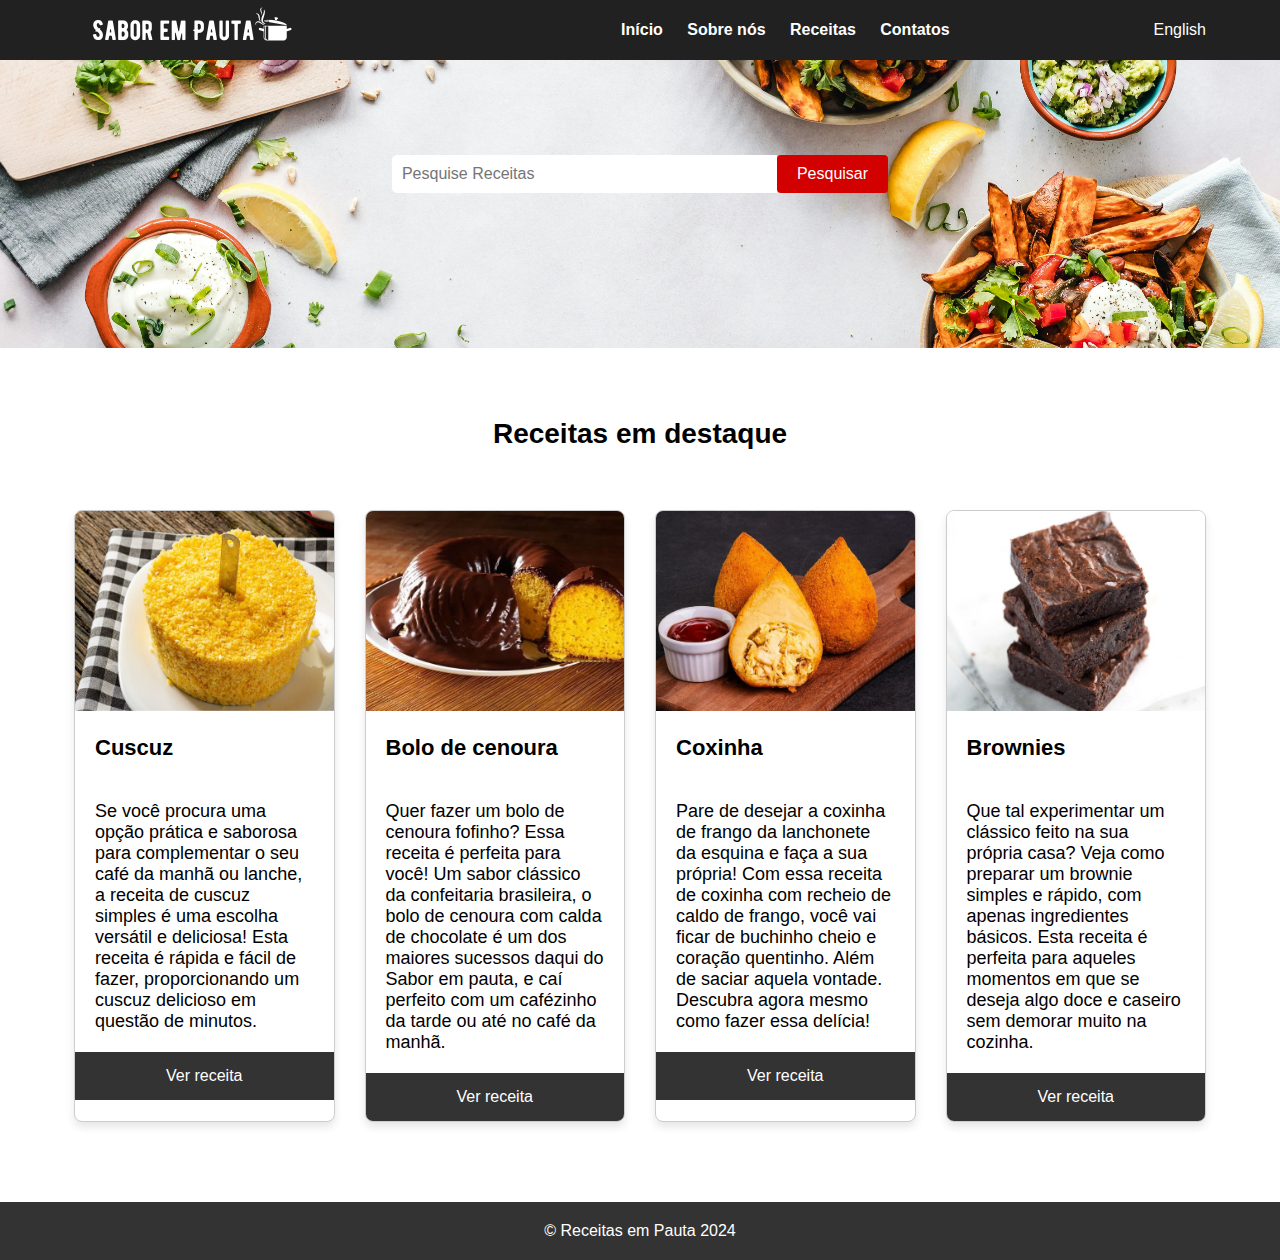
<file: index.html>
<!DOCTYPE html>
<html lang="pt">
<head>
    <meta charset="UTF-8">
    <meta name="viewport" content="width=device-width, initial-scale=1.0">
    <link rel="stylesheet" href="style.css">
    <title>Sabor em Pauta</title>
</head>
<body>
    <header class="sticky">
        <div class="container">
            <div class="logo">
                <a href="index.html"><img src="images/marcabranca.png" alt="marca-gráfica" width="250px" height="250px"></a>
            </div>
            <nav>
                <div class="menu-icon">&#9776;</div>
                <ul class="nav-list">
                    <li><a href="index.html">Início</a></li>
                    <li><a href="about.html">Sobre nós</a></li>
                    <li><a href="#">Receitas</a></li>
                    <li><a href="contato.html">Contatos</a></li>
                </ul>
            </nav>
            <a href="index-en.html" class="language-switch">English</a> <!-- Link para a versão em inglês -->
        </div>
    </header>    
    <section class="hero">
        <div class="hero-section">
            <form action="#" class="search-box">
                <input type="text" placeholder="Pesquise Receitas">
                <button type="submit">Pesquisar</button>
            </form>
        </div>
    </section>
    <!-- .........CARDS.............. -->
    <section class="recipes">
        <h1>Receitas em destaque</h1>
        <div class="recipe-section">
            <div class="recipe-card">
                <!-- cuscuz-->
                <img src="images/cuscuz.jpg" alt="cuscuz">
                <h2>Cuscuz</h2>
                <p>Se você procura uma opção prática e saborosa para complementar o seu café da manhã ou lanche, a receita de cuscuz simples é uma escolha versátil e deliciosa! Esta receita é rápida e fácil de fazer, proporcionando um cuscuz delicioso em questão de minutos. </p>
                <a href=""> Ver receita </a> <!-- link pra entrar na pag -->
            </div>
            <div class="recipe-card">
                <!-- bolo de cenoura -->
                <img src="images/bolo-de-cenoura.jpg" alt="bolo de cenoura">
                <h2>Bolo de cenoura</h2>
                <p>Quer fazer um bolo de cenoura fofinho? Essa receita é perfeita para você! Um sabor clássico da confeitaria brasileira, o bolo de cenoura com calda de chocolate é um dos maiores sucessos daqui do Sabor em pauta, e caí perfeito com um cafézinho da tarde ou até no café da manhã. </p>
                <a href=""> Ver receita </a>
            </div>
            <div class="recipe-card">
                <!--coxinha-->
                <img src="images/coxinha.jpg" alt="coxinha">
                <h2>Coxinha</h2>
                <p>Pare de desejar a coxinha de frango da lanchonete da esquina e faça a sua própria! Com essa receita de coxinha com recheio de caldo de frango, você vai ficar de buchinho cheio e coração quentinho. Além de saciar aquela vontade.  Descubra agora mesmo como fazer essa delícia!</p>
                <a href="coxinha.html"> Ver receita </a>
            </div>
            <div class="recipe-card">
                <!-- brownie-->
                <img src="images/brownies.jpg" alt="brownies">
                <h2>Brownies</h2>
                <p>Que tal experimentar um clássico feito na sua própria casa? Veja como preparar um brownie simples e rápido, com apenas ingredientes básicos. Esta receita é perfeita para aqueles momentos em que se deseja algo doce e caseiro sem demorar muito na cozinha.</p>
                <a href="">Ver receita</a>
            </div>
        </div>
    </section>
    <footer>
        <div>
            <p>&copy; Receitas em Pauta 2024 </p>
        </div>
    </footer>
</body>
</html>
</file>
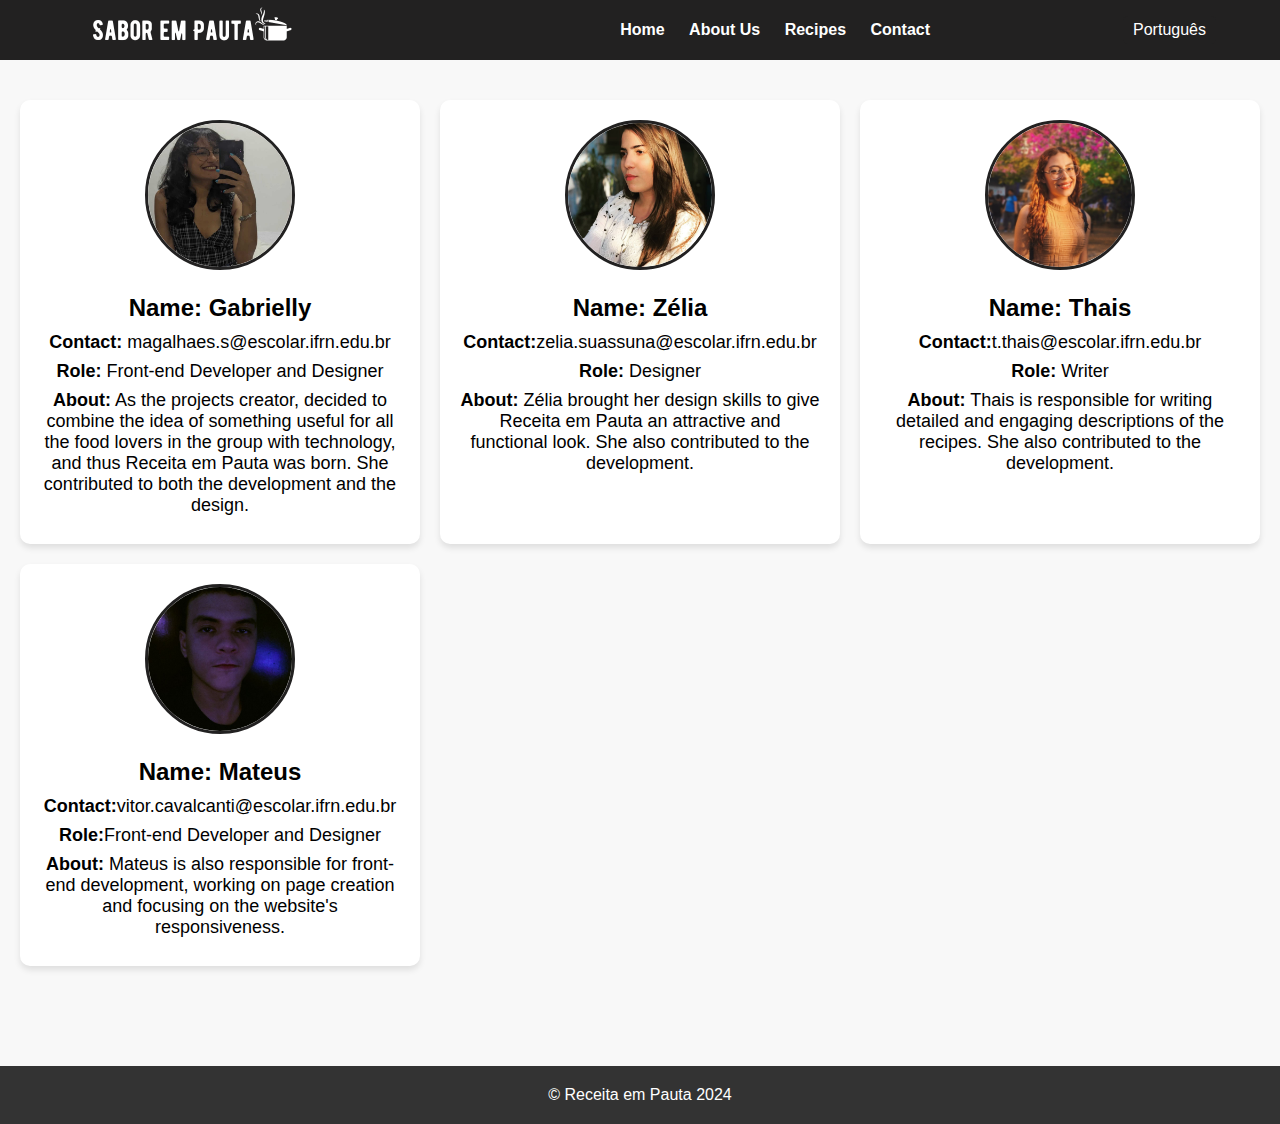
<file: about-en.html>
<!DOCTYPE html>
<html lang="en">
<head>
    <meta charset="UTF-8">
    <meta name="viewport" content="width=device-width, initial-scale=1.0">
    <link rel="stylesheet" href="style.css">
    <title>Sabor em Pauta - About Us</title>
</head>
<body>
    <header class="sticky">
        <div class="container">
            <div class="logo">
                <img src="images/marcabranca.png" alt="brand-logo" width="250px" height="250px">
            </div>
            <nav>
                <ul class="nav-list">
                    <li><a href="index-en.html">Home</a></li>
                    <li><a href="about-en.html">About Us</a></li>
                    <li><a href="#">Recipes</a></li>
                    <li><a href="contact-en.html">Contact</a></li>
                </ul>
            </nav>
            <a href="about.html" class="language-switch">Português</a> <!-- Link para a versão em português -->
        </div>
    </header>
    
    <section class="about-us">
        <div class="profile-card">
            <div class="profile-pic-container">
                <img src="images/gaby.jpg" alt="Profile Picture" class="profile-pic">
            </div>
            <div class="info">
                <h2>Name: Gabrielly</h2>
                <p><span>Contact:</span> magalhaes.s@escolar.ifrn.edu.br</p>
                <p><span>Role:</span> Front-end Developer and Designer</p>
                <p><span>About:</span> As the projects creator, decided to combine the idea of something useful for all the food lovers in the group with technology, and thus Receita em Pauta was born. She contributed to both the development and the design.</p>
            </div>
        </div>

        <div class="profile-card">
            <div class="profile-pic-container">
                <img src="images/zelia.jpg" alt="Profile Picture" class="profile-pic">
            </div>
            <div class="info">
                <h2>Name: Zélia</h2>
                <p><span>Contact:</span>zelia.suassuna@escolar.ifrn.edu.br</p>
                <p><span>Role:</span> Designer</p>
                <p><span>About:</span> Zélia brought her design skills to give Receita em Pauta an attractive and functional look. She also contributed to the development.</p>
            </div>
        </div>

        <div class="profile-card">
            <div class="profile-pic-container">
                <img src="images/thais.jpg" alt="Profile Picture" class="profile-pic">
            </div>
            <div class="info">
                <h2>Name: Thais</h2>
                <p><span>Contact:</span>t.thais@escolar.ifrn.edu.br</p>
                <p><span>Role:</span> Writer</p>
                <p><span>About:</span> Thais is responsible for writing detailed and engaging descriptions of the recipes. She also contributed to the development.</p>
            </div>
        </div>

        <div class="profile-card">
            <div class="profile-pic-container">
                <img src="images/mateus.jpg" alt="Profile Picture" class="profile-pic">
            </div>
            <div class="info">
                <h2>Name: Mateus</h2>
                <p><span>Contact:</span>vitor.cavalcanti@escolar.ifrn.edu.br</p>
                <p><span>Role:</span>Front-end Developer and Designer</p>
                <p><span>About:</span> Mateus is also responsible for front-end development, working on page creation and focusing on the website's responsiveness.</p>
            </div>
        </div>
    </section>
    <footer>
        <div>
            <p>&copy; Receita em Pauta 2024</p>
        </div>
    </footer>
</body>
</html>
</file>
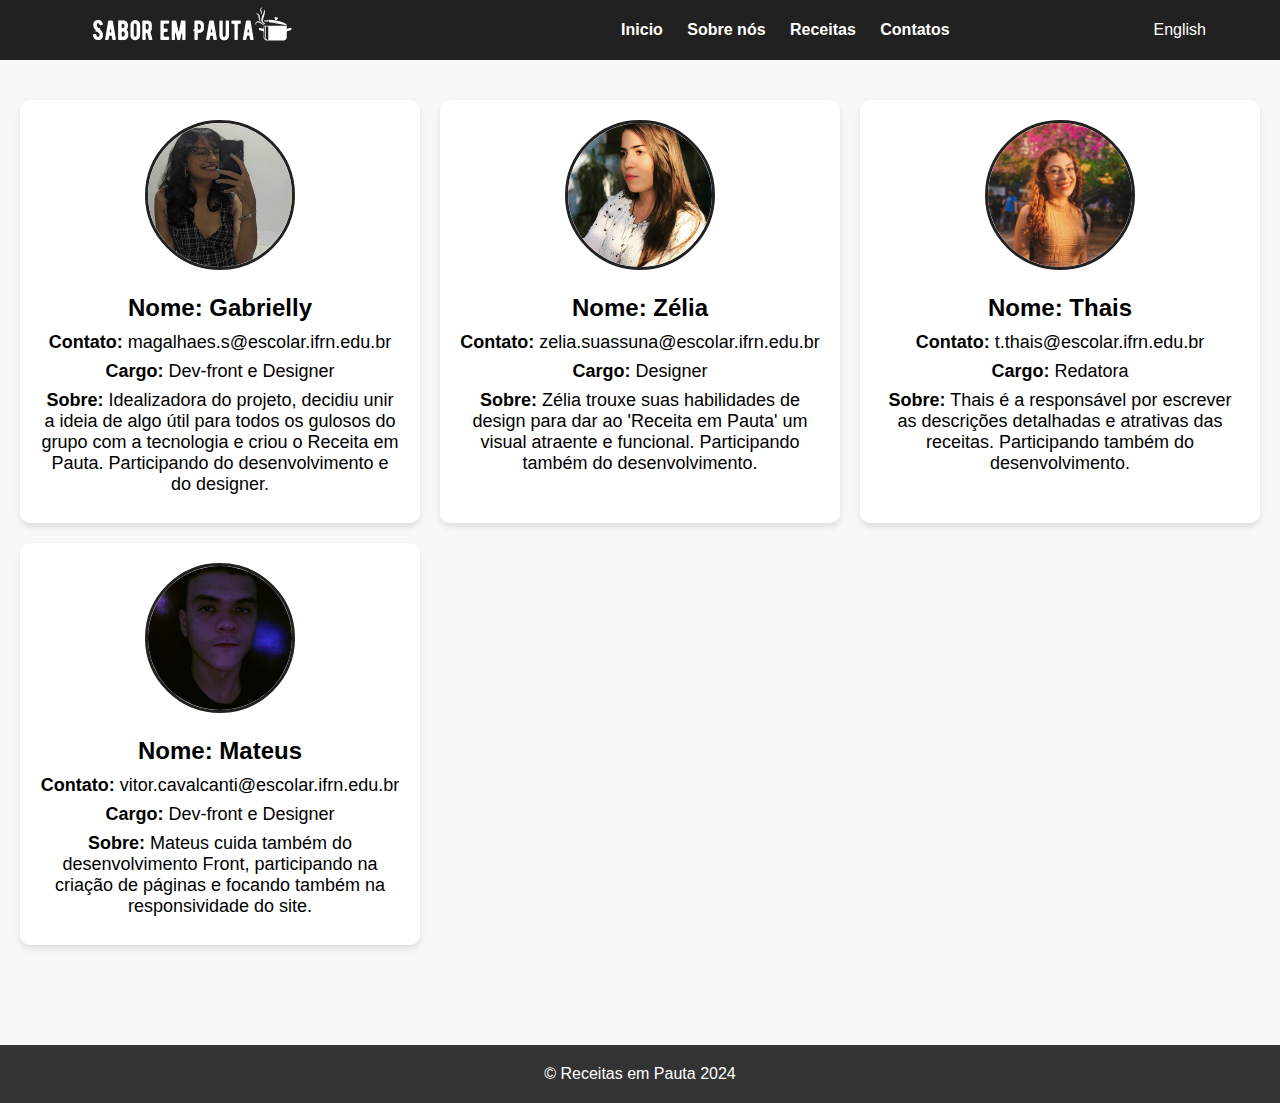
<file: about.html>
<!DOCTYPE html>
<html lang="pt">
<head>
    <meta charset="UTF-8">
    <meta name="viewport" content="width=device-width, initial-scale=1.0">
    <link rel="stylesheet" href="style.css">
    <title>Sabor em Pauta - Sobre Nós</title>
</head>
<body>
    <header class="sticky">
        <div class="container">
            <div class="logo">
                <img src="images/marcabranca.png" alt="marca-gráfica" width="250px" height="250px">
            </div>
            <nav>
                <ul class="nav-list">
                    <li><a href="index.html">Inicio</a></li>
                    <li><a href="about.html">Sobre nós</a></li>
                    <li><a href="#">Receitas</a></li>
                    <li><a href="contato.html">Contatos</a></li>
                </ul>
            </nav>
            <a href="about-en.html" class="language-switch">English</a> <!-- Link para a versão em inglês -->
        </div>
    </header>
    
    <section class="about-us">
        <div class="profile-card">
            <div class="profile-pic-container">
                <img src="images/gaby.jpg" alt="Foto de Perfil" class="profile-pic">
            </div>
            <div class="info">
                <h2>Nome: Gabrielly</h2>
                <p><span>Contato:</span> magalhaes.s@escolar.ifrn.edu.br</p>
                <p><span>Cargo:</span> Dev-front e Designer</p>
                <p><span>Sobre:</span> Idealizadora do projeto, decidiu unir a ideia de algo útil para todos os gulosos do grupo com a tecnologia 
                e criou o Receita em Pauta. Participando do desenvolvimento e do designer. </p>
            </div>
        </div>

        <div class="profile-card">
            <div class="profile-pic-container">
                <img src="images/zelia.jpg" alt="Foto de Perfil" class="profile-pic">
            </div>
            <div class="info">
                <h2>Nome: Zélia</h2>
                <p><span>Contato:</span> zelia.suassuna@escolar.ifrn.edu.br</p>
                <p><span>Cargo:</span> Designer</p>
                <p><span>Sobre:</span> Zélia trouxe suas habilidades de design para dar ao 'Receita em Pauta' um visual atraente e funcional. Participando também do desenvolvimento. </p>
            </div>
        </div>

        <div class="profile-card">
            <div class="profile-pic-container">
                <img src="images/thais.jpg" alt="Foto de Perfil" class="profile-pic">
            </div>
            <div class="info">
                <h2>Nome: Thais</h2>
                <p><span>Contato:</span> t.thais@escolar.ifrn.edu.br</p>
                <p><span>Cargo:</span> Redatora</p>
                <p><span>Sobre:</span> Thais é a responsável por escrever as descrições detalhadas e atrativas das receitas. Participando também do desenvolvimento. </p>
            </div>
        </div>

        <div class="profile-card">
            <div class="profile-pic-container">
                <img src="images/mateus.jpg" alt="Foto de Perfil" class="profile-pic">
            </div>
            <div class="info">
                <h2>Nome: Mateus</h2>
                <p><span>Contato:</span> vitor.cavalcanti@escolar.ifrn.edu.br</p>
                <p><span>Cargo:</span> Dev-front e Designer</p>
                <p><span>Sobre:</span> Mateus cuida também do desenvolvimento Front, participando na criação de páginas e focando também na responsividade do site.</p>
            </div>
        </div>
    </section>
    <footer>
        <div>
            <p>&copy; Receitas em Pauta 2024 </p>
        </div>
    </footer>
</body>
</html>
</file>
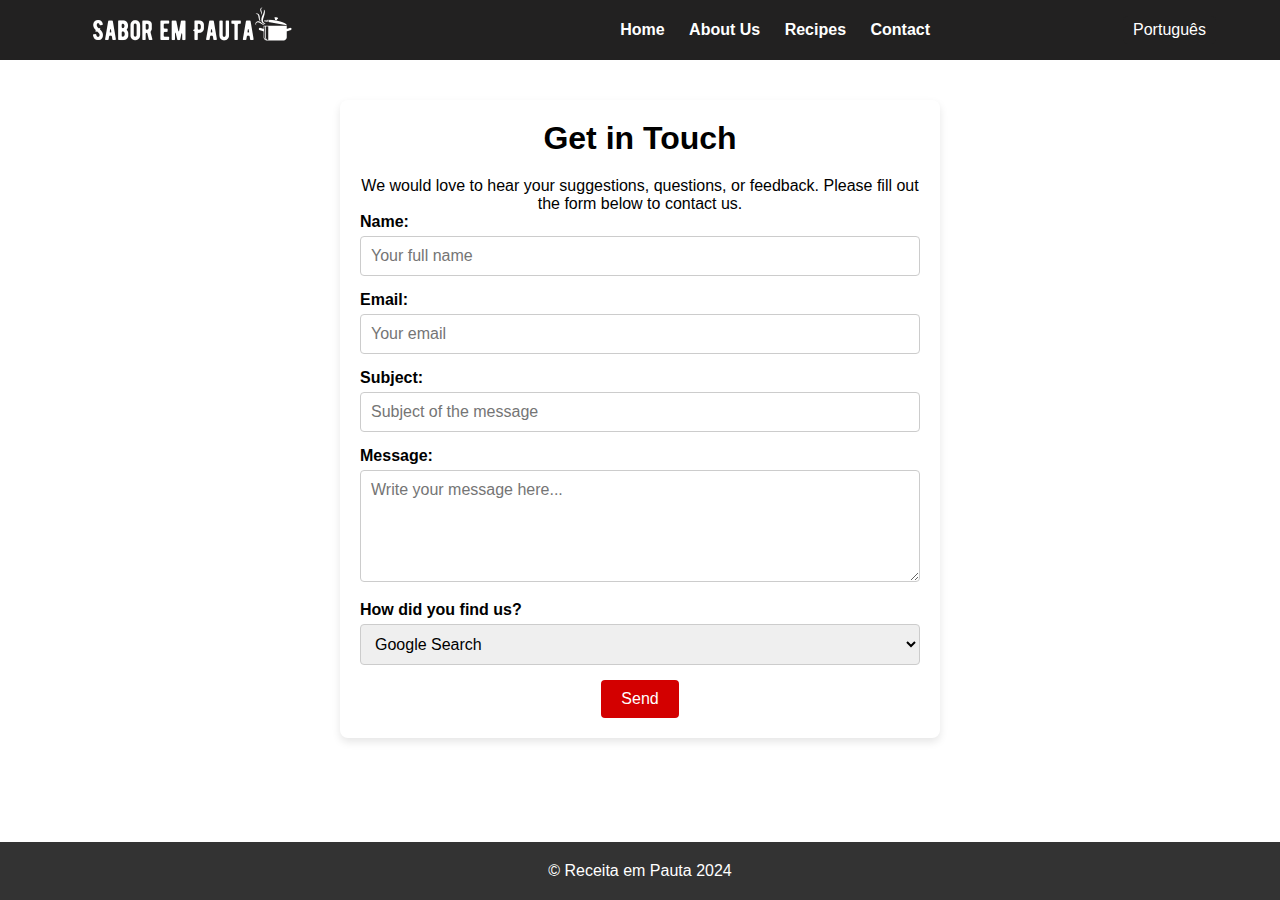
<file: contact-en.html>
<!DOCTYPE html>
<html lang="en">
<head>
    <meta charset="UTF-8">
    <meta name="viewport" content="width=device-width, initial-scale=1.0">
    <link rel="stylesheet" href="style.css">
    <title>Sabor em Pauta- Contact</title>
</head>
<body>
    <header>
        <div class="container">
            <div class="logo">
                <img src="images/marcabranca.png" alt="brand-logo" width="250px" height="250px">
            </div>
            <nav>
                <ul class="nav-list">
                    <li><a href="index-en.html">Home</a></li>
                    <li><a href="about-en.html">About Us</a></li>
                    <li><a href="#">Recipes</a></li>
                    <li><a href="contact-en.html">Contact</a></li>
                </ul>
            </nav>
            <a href="contato.html" class="language-switch">Português</a> <!-- Link para a versão em português -->
        </div>
    </header>

    <main class="contact-form-container">
        <h1>Get in Touch</h1>
        <p>We would love to hear your suggestions, questions, or feedback. Please fill out the form below to contact us.</p>

        <form action="#" method="post" class="contact-form">
            <div class="form-group">
                <label for="name">Name:</label>
                <input type="text" id="name" name="name" placeholder="Your full name" required>
            </div>
            
            <div class="form-group">
                <label for="email">Email:</label>
                <input type="email" id="email" name="email" placeholder="Your email" required>
            </div>

            <div class="form-group">
                <label for="subject">Subject:</label>
                <input type="text" id="subject" name="subject" placeholder="Subject of the message" required>
            </div>

            <div class="form-group">
                <label for="message">Message:</label>
                <textarea id="message" name="message" rows="5" placeholder="Write your message here..." required></textarea>
            </div>

            <div class="form-group">
                <label for="discovery">How did you find us?</label>
                <select id="discovery" name="discovery">
                    <option value="google_search">Google Search</option>
                    <option value="social_media">Social Media</option>
                    <option value="recommendation">Recommendation from a friend</option>
                    <option value="other">Other</option>
                </select>
            </div>

            <button type="submit">Send</button>
        </form>
    </main>

    <footer>
        <div>
            <p>&copy; Receita em Pauta 2024</p>
        </div>
    </footer>
</body>
</html>
</file>
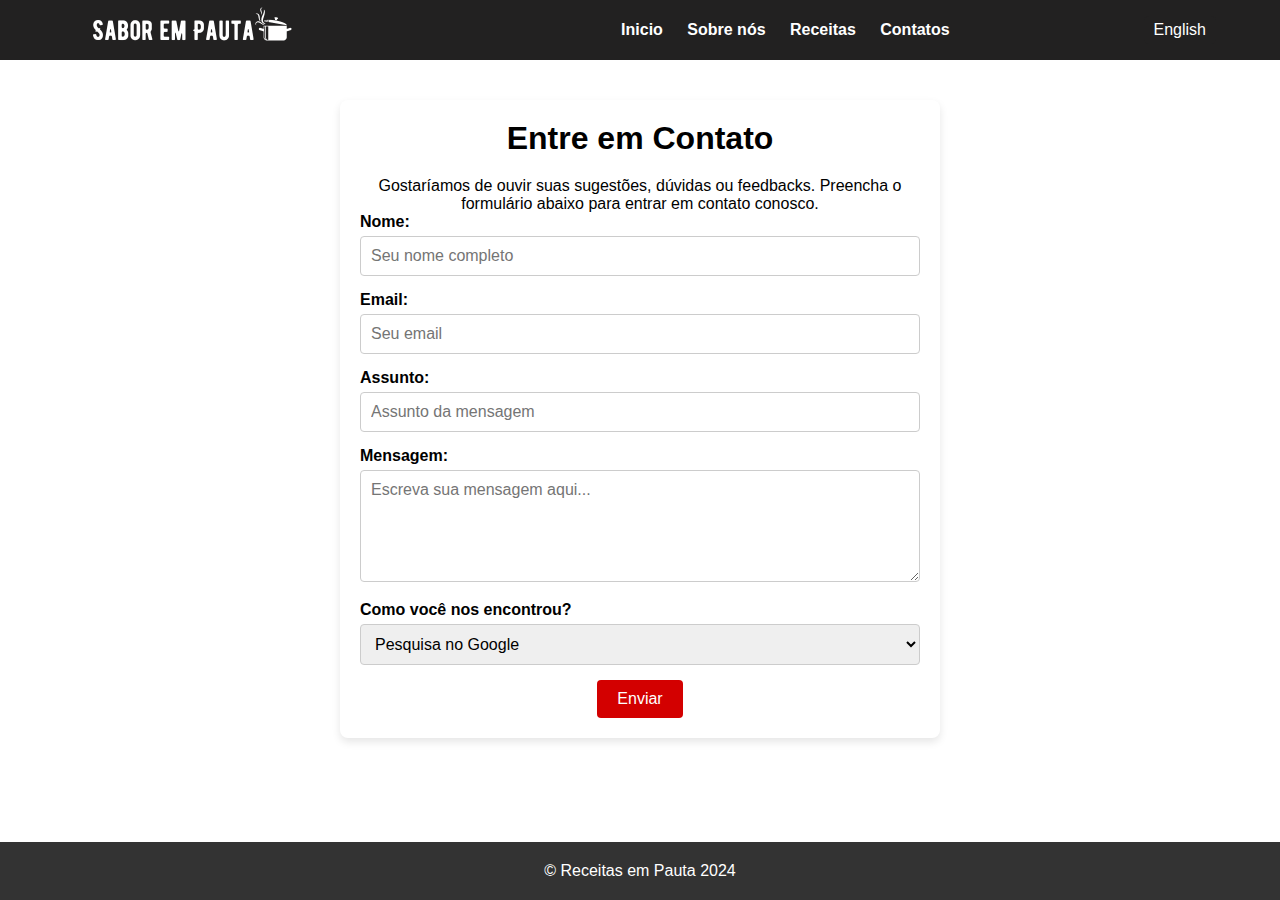
<file: contato.html>
<!DOCTYPE html>
<html lang="pt">
<head>
    <meta charset="UTF-8">
    <meta name="viewport" content="width=device-width, initial-scale=1.0">
    <link rel="stylesheet" href="style.css">
    <title>Sabor em Pauta - Contato</title>
</head>
<body>
    <header>
        <div class="container">
            <div class="logo">
                <img src="images/marcabranca.png" alt="marca-gráfica" width="250px" height="250px">
            </div>
            <nav>
                <ul class="nav-list">
                    <li><a href="index.html">Inicio</a></li>
                    <li><a href="about.html">Sobre nós</a></li>
                    <li><a href="#">Receitas</a></li>
                    <li><a href="contato.html">Contatos</a></li>
                </ul>
            </nav>
            <a href="contact-en.html" class="language-switch">English</a> <!-- Link para a versão em inglês -->
        </div>
    </header>

    <main class="contact-form-container">
        <h1>Entre em Contato</h1>
        <p>Gostaríamos de ouvir suas sugestões, dúvidas ou feedbacks. Preencha o formulário abaixo para entrar em contato conosco.</p>

        <form action="#" method="post" class="contact-form">
            <div class="form-group">
                <label for="name">Nome:</label>
                <input type="text" id="name" name="name" placeholder="Seu nome completo" required>
            </div>
            
            <div class="form-group">
                <label for="email">Email:</label>
                <input type="email" id="email" name="email" placeholder="Seu email" required>
            </div>

            <div class="form-group">
                <label for="subject">Assunto:</label>
                <input type="text" id="subject" name="subject" placeholder="Assunto da mensagem" required>
            </div>

            <div class="form-group">
                <label for="message">Mensagem:</label>
                <textarea id="message" name="message" rows="5" placeholder="Escreva sua mensagem aqui..." required></textarea>
            </div>

            <div class="form-group">
                <label for="discovery">Como você nos encontrou?</label>
                <select id="discovery" name="discovery">
                    <option value="pesquisa_google">Pesquisa no Google</option>
                    <option value="redes_sociais">Redes Sociais</option>
                    <option value="recomendacao">Recomendação de um amigo</option>
                    <option value="outro">Outro</option>
                </select>
            </div>

            <button type="submit">Enviar</button>
        </form>
    </main>

    <footer>
        <div>
            <p>&copy; Receitas em Pauta 2024</p>
        </div>
    </footer>
</body>
</html>
</file>
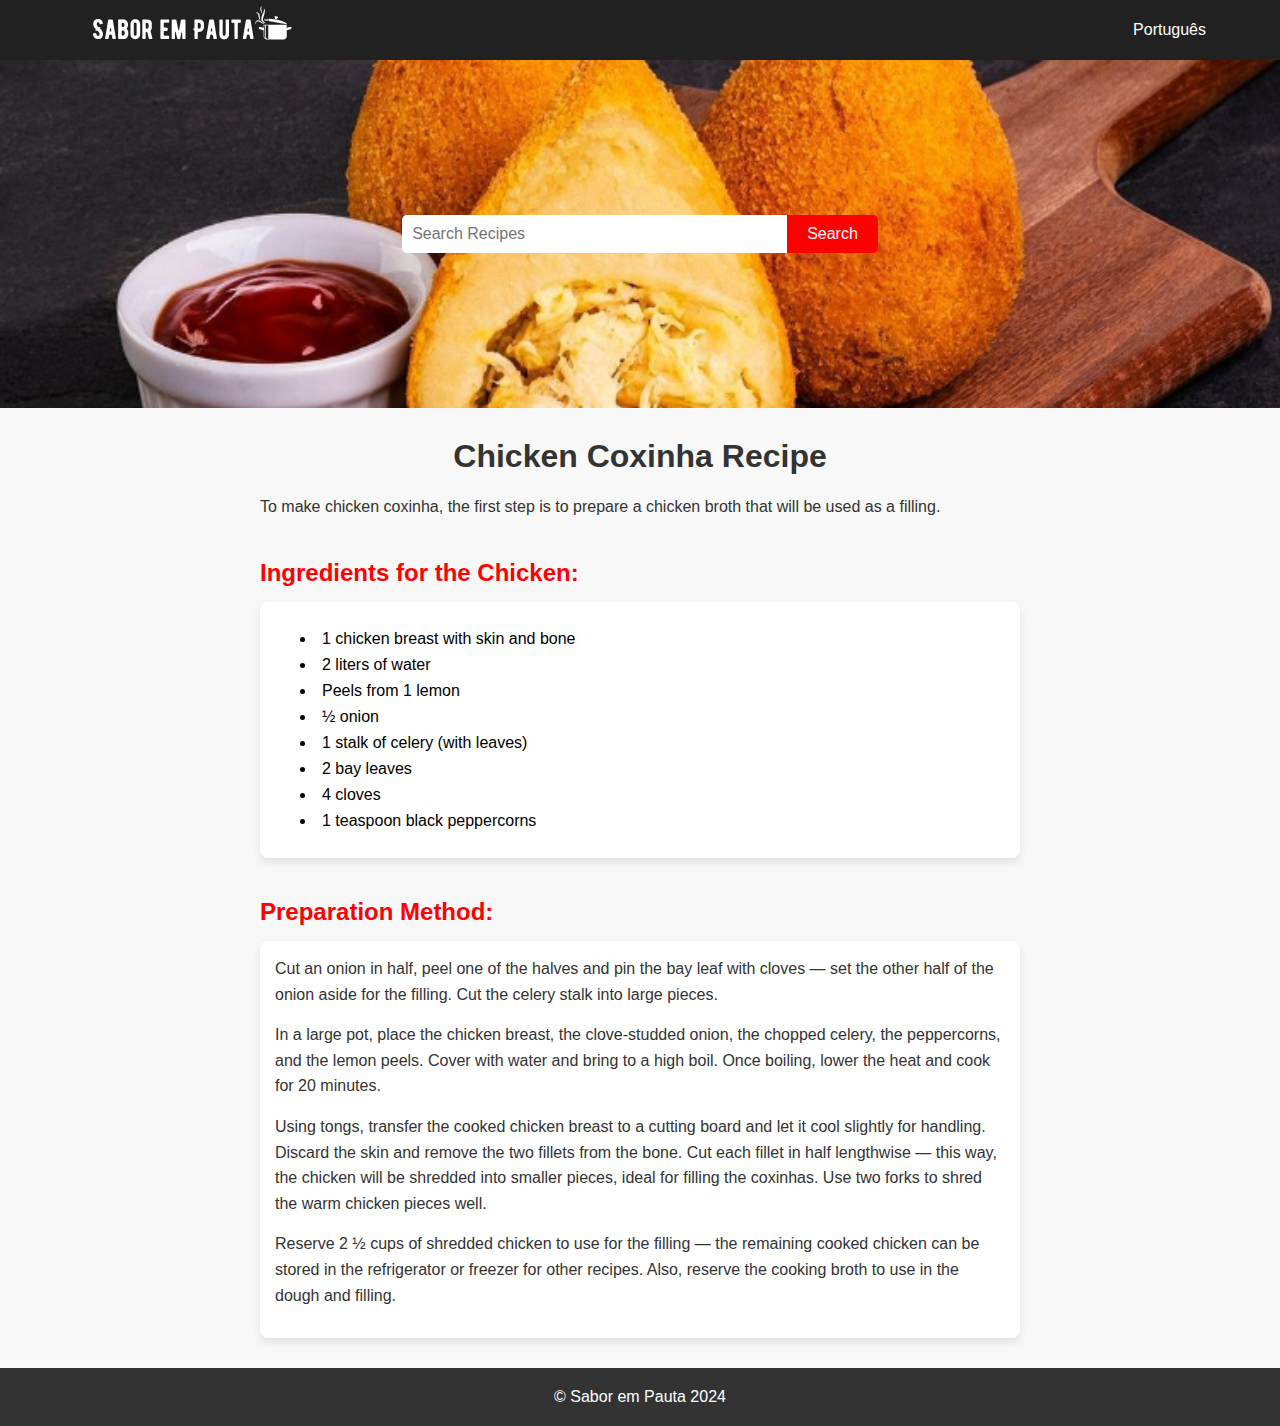
<file: coxinha-en.html>
<!DOCTYPE html>
<html lang="en">
<head>
    <meta charset="UTF-8">
    <meta name="viewport" content="width=device-width, initial-scale=1.0">
    <link rel="stylesheet" href="styleC.css">
    <title>Sabor em Pauta - Coxinha Recipe</title>
</head>
<body>
    <header>
        <div class="container">
            <div class="logo">
                <a href="index-en.html"><img src="images/marcabranca.png" alt="brand-logo" width="250px" height="250px"></a>
            </div>
            <nav>
                <ul class="nav-list">
                    <li><a href="index-en.html">Home</a></li>
                    <li><a href="#">About Us</a></li>
                    <li><a href="#">Recipes</a></li>
                    <li><a href="#">Contact</a></li>
                </ul>
            </nav>
            <a href="coxinha.html" class="language-switch">Português</a> <!-- Link para a versão em português -->
        </div>
    </header>
    <section class="hero">
        <div class="hero-section">
            <form action="#" class="search-box">
                <input type="text" placeholder="Search Recipes">
                <button type="submit">Search</button>
            </form>
        </div>
    </section>
    <section class="recipe-coxinha">
        <h1>Chicken Coxinha Recipe</h1>
        <p>To make chicken coxinha, the first step is to prepare a chicken broth that will be used as a filling.</p>
        <div class="recipe-section-coxinha">
            <h2>Ingredients for the Chicken:</h2>
            <div class="recipe-card-coxinha">
                <ul>
                    <li>1 chicken breast with skin and bone</li>
                    <li>2 liters of water</li>
                    <li>Peels from 1 lemon</li>
                    <li>½ onion</li>
                    <li>1 stalk of celery (with leaves)</li>
                    <li>2 bay leaves</li>
                    <li>4 cloves</li>
                    <li>1 teaspoon black peppercorns</li>
                </ul>
            </div>
            <h2>Preparation Method:</h2>
            <div class="preparation-card-coxinha">
                <p>Cut an onion in half, peel one of the halves and pin the bay leaf with cloves — set the other half of the onion aside for the filling. Cut the celery stalk into large pieces.</p>
                <p>In a large pot, place the chicken breast, the clove-studded onion, the chopped celery, the peppercorns, and the lemon peels. Cover with water and bring to a high boil. Once boiling, lower the heat and cook for 20 minutes.</p>
                <p>Using tongs, transfer the cooked chicken breast to a cutting board and let it cool slightly for handling. Discard the skin and remove the two fillets from the bone. Cut each fillet in half lengthwise — this way, the chicken will be shredded into smaller pieces, ideal for filling the coxinhas. Use two forks to shred the warm chicken pieces well.</p>
                <p>Reserve 2 ½ cups of shredded chicken to use for the filling — the remaining cooked chicken can be stored in the refrigerator or freezer for other recipes. Also, reserve the cooking broth to use in the dough and filling.</p>
            </div>
        </div>
    </section>
    <footer>
        <div>
            <p>&copy; Sabor em Pauta 2024</p>
        </div>
    </footer>
</body>
</html>
</file>
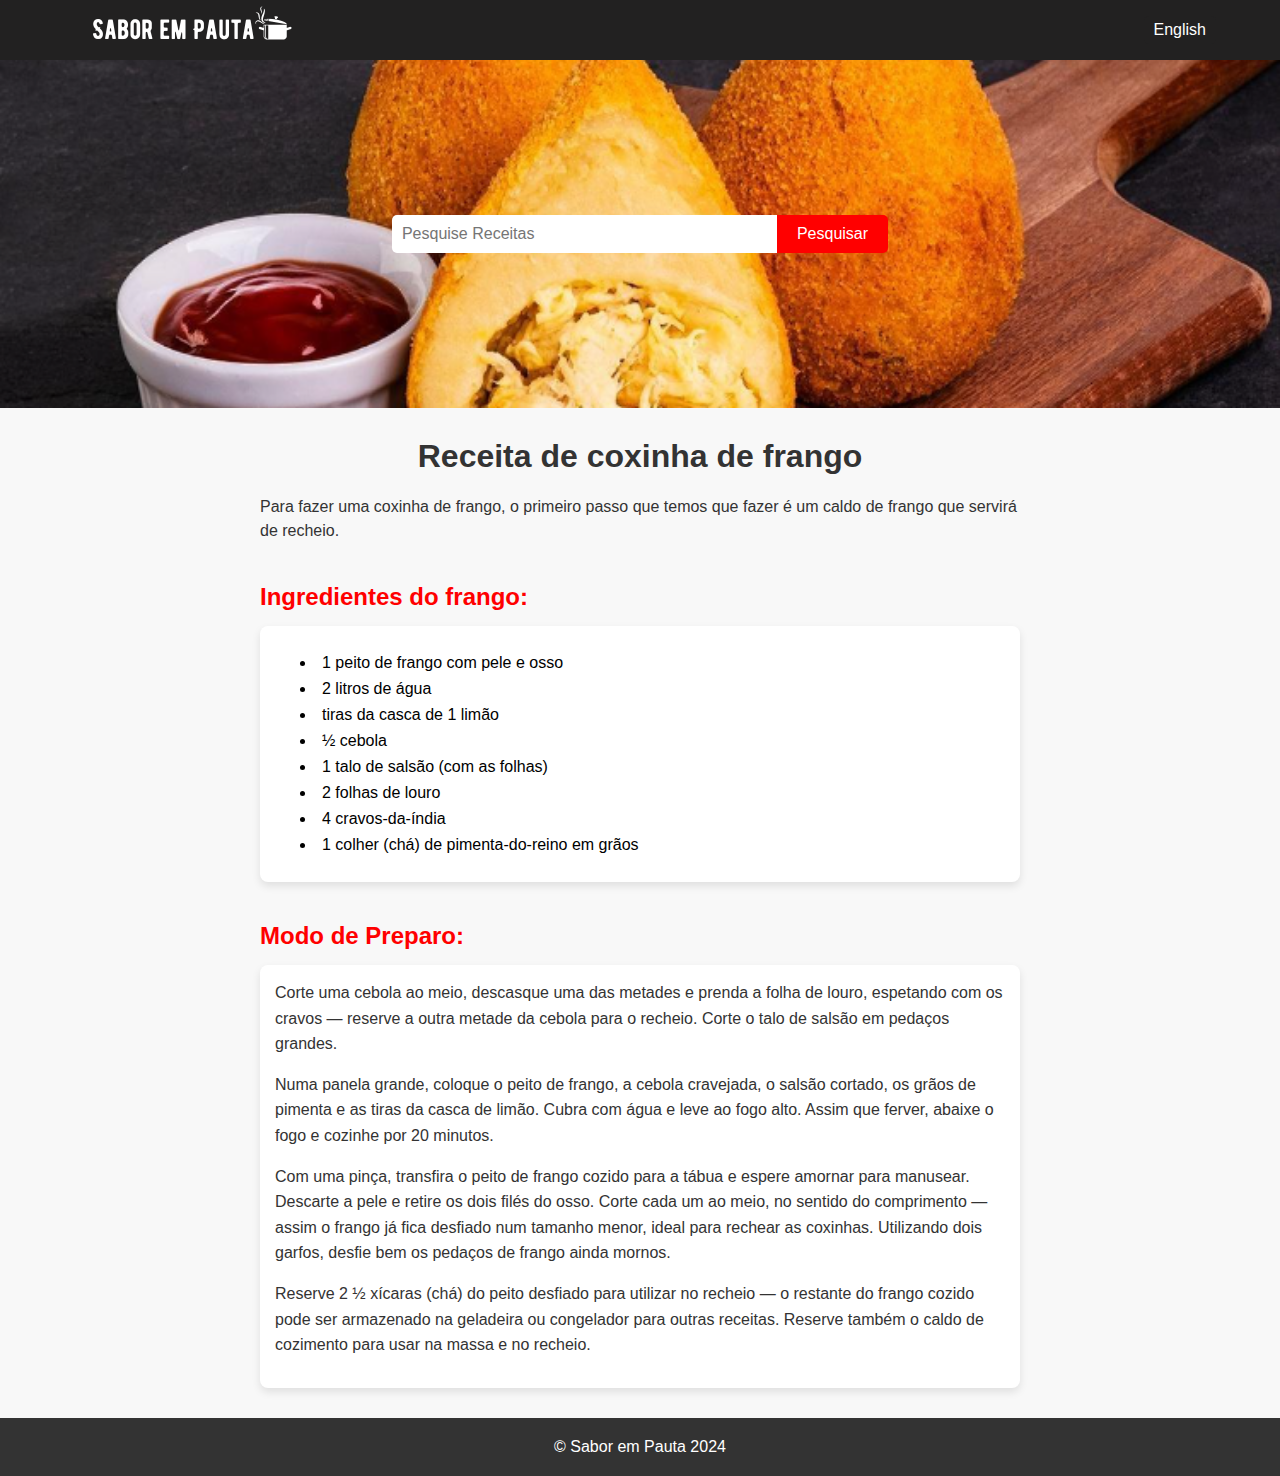
<file: coxinha.html>
<!DOCTYPE html>
<html lang="pt">
<head>
    <meta charset="UTF-8">
    <meta name="viewport" content="width=device-width, initial-scale=1.0">
    <link rel="stylesheet" href="styleC.css">
    <title>Sabor em Pauta - Receita de Coxinha</title>
</head>
<body>
    <header>
        <div class="container">
            <div class="logo">
                <a href="index.html"><img src="images/marcabranca.png" alt="marca-gráfica" width="250px" height="250px"></a>
            </div>
            <nav>
                <ul class="nav-list">
                    <li><a href="index.html">Inicio</a></li>
                    <li><a href="#">Sobre nós</a></li>
                    <li><a href="#">Receitas</a></li>
                    <li><a href="#">Contatos</a></li>
                </ul>
            </nav>
            <a href="coxinha-en.html" class="language-switch">English</a> <!-- Link para a versão em inglês -->
        </div>
    </header>
    <section class="hero">
        <div class="hero-section">
            <form action="#" class="search-box">
                <input type="text" placeholder="Pesquise Receitas">
                <button type="submit">Pesquisar</button>
            </form>
        </div>
    </section>
    <section class="recipe-coxinha">
        <h1>Receita de coxinha de frango</h1>
        <p>Para fazer uma coxinha de frango, o primeiro passo que temos que fazer é um caldo de frango que servirá de recheio.</p>
        <div class="recipe-section-coxinha">
            <h2>Ingredientes do frango:</h2>
            <div class="recipe-card-coxinha">
                <ul>
                    <li>1 peito de frango com pele e osso</li>
                    <li>2 litros de água</li>
                    <li>tiras da casca de 1 limão</li>
                    <li>½ cebola</li>
                    <li>1 talo de salsão (com as folhas)</li>
                    <li>2 folhas de louro</li>
                    <li>4 cravos-da-índia</li>
                    <li>1 colher (chá) de pimenta-do-reino em grãos</li>
                </ul>
            </div>
            <h2>Modo de Preparo:</h2>
            <div class="preparation-card-coxinha">
                <p>Corte uma cebola ao meio, descasque uma das metades e prenda a folha de louro, espetando com os cravos — reserve a outra metade da cebola para o recheio. Corte o talo de salsão em pedaços grandes.</p>
                <p>Numa panela grande, coloque o peito de frango, a cebola cravejada, o salsão cortado, os grãos de pimenta e as tiras da casca de limão. Cubra com água e leve ao fogo alto. Assim que ferver, abaixe o fogo e cozinhe por 20 minutos.</p>
                <p>Com uma pinça, transfira o peito de frango cozido para a tábua e espere amornar para manusear. Descarte a pele e retire os dois filés do osso. Corte cada um ao meio, no sentido do comprimento — assim o frango já fica desfiado num tamanho menor, ideal para rechear as coxinhas. Utilizando dois garfos, desfie bem os pedaços de frango ainda mornos.</p>
                <p>Reserve 2 ½ xícaras (chá) do peito desfiado para utilizar no recheio — o restante do frango cozido pode ser armazenado na geladeira ou congelador para outras receitas. Reserve também o caldo de cozimento para usar na massa e no recheio.</p>
            </div>
        </div>
    </section>
    <footer>
        <div>
            <p>&copy; Sabor em Pauta 2024</p>
        </div>
    </footer>
</body>
</html>
</file>
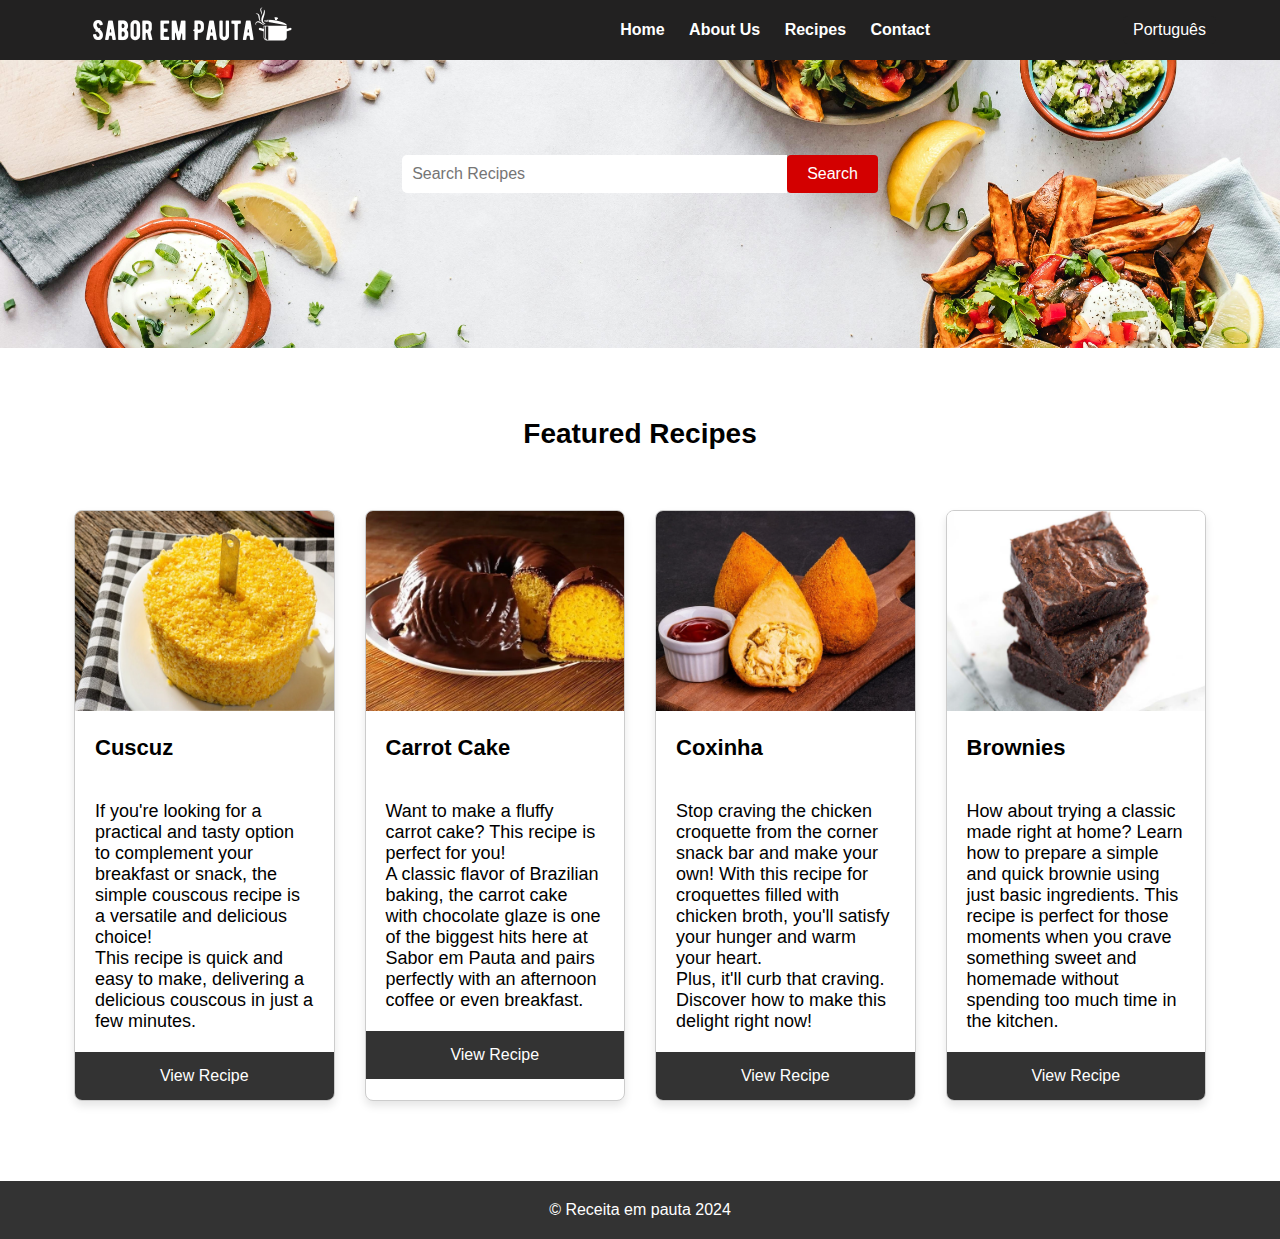
<file: index-en.html>
<!DOCTYPE html>
<html lang="en">
<head>
    <meta charset="UTF-8">
    <meta name="viewport" content="width=device-width, initial-scale=1.0">
    <link rel="stylesheet" href="style.css">
    <title>Sabor em Pauta</title>
</head>
<body>
    <header class="sticky">
        <div class="container">
            <div class="logo">
                <a href="index-en.html"><img src="images/marcabranca.png" alt="brand-logo" width="250px" height="250px"></a>
            </div>
            <nav>
                <div class="menu-icon">&#9776;</div>
                <ul class="nav-list">
                    <li><a href="index-en.html">Home</a></li>
                    <li><a href="about-en.html">About Us</a></li>
                    <li><a href="#">Recipes</a></li>
                    <li><a href="contact-en.html">Contact</a></li>
                </ul>
            </nav>
            <a href="index.html" class="language-switch">Português</a> <!-- Link para a versão em português -->
        </div>
    </header>    
    <section class="hero">
        <div class="hero-section">
            <form action="#" class="search-box">
                <input type="text" placeholder="Search Recipes">
                <button type="submit">Search</button>
            </form>
        </div>
    </section>
    <!-- .........CARDS.............. -->
    <section class="recipes">
        <h1>Featured Recipes</h1>
        <div class="recipe-section">
            <div class="recipe-card">
                <!-- cuscuz-->
                <img src="images/cuscuz.jpg" alt="cuscuz">
                <h2>Cuscuz</h2>
                <p>If you're looking for a practical and tasty option to complement your breakfast or snack, the simple couscous recipe is a versatile and delicious choice! <br> This recipe is quick and easy to make, delivering a delicious couscous in just a few minutes.</p>
                <a href=""> View Recipe </a> <!-- link to recipe page -->
            </div>
            <div class="recipe-card">
                <!-- bolo de cenoura -->
                <img src="images/bolo-de-cenoura.jpg" alt="carrot cake">
                <h2>Carrot Cake</h2>
                <p>Want to make a fluffy carrot cake? This recipe is perfect for you! <br> A classic flavor of Brazilian baking, the carrot cake with chocolate glaze is one of the biggest hits here at Sabor em Pauta and pairs perfectly with an afternoon coffee or even breakfast.</p>
                <a href=""> View Recipe </a>
            </div>
            <div class="recipe-card">
                <!--coxinha-->
                <img src="images/coxinha.jpg" alt="coxinha">
                <h2>Coxinha</h2>
                <p>Stop craving the chicken croquette from the corner snack bar and make your own! With this recipe for croquettes filled with chicken broth, you'll satisfy your hunger and warm your heart. <br> Plus, it'll curb that craving. Discover how to make this delight right now!        </p>
                <a href="coxinha-en.html"> View Recipe </a>
            </div>
            <div class="recipe-card">
                <!-- brownie-->
                <img src="images/brownies.jpg" alt="brownies">
                <h2>Brownies</h2>
                <p>How about trying a classic made right at home? Learn how to prepare a simple and quick brownie using just basic ingredients. This recipe is perfect for those moments when you crave something sweet and homemade without spending too much time in the kitchen.</p>
                <a href="">View Recipe</a>
            </div>
        </div>
    </section>
    <footer>
        <div>
            <p>&copy; Receita em pauta 2024 </p>
        </div>
    </footer>
</body>
</html>
</file>
<file: style.css>
/* Estilos gerais */
* {
    margin: 0;
    padding: 0;
    box-sizing: border-box;
    font-family: sans-serif;
}

a {
    text-decoration: none;
    color: inherit;
}

body {
    display: flex;
    flex-direction: column;
    min-height: 100vh; /* Garante que o corpo ocupe a altura mínima da janela */
}

header {
    height: 60px;
    width: 100%;
    background: #222121;
    color: #fff;
    display: flex;
    align-items: center;
    position: fixed;
    top: 0;
    left: 0;
    z-index: 1000; /* Garante que o cabeçalho esteja sobre o conteúdo */
}

.container {
    width: 90%;
    margin: 0 auto;
    display: flex;
    align-items: center;
    justify-content: space-between;
}

.nav-list {
    display: none;
}

nav ul li {
    list-style: none;
    display: inline;
    margin-right: 20px;
    font-weight: 550;
}

nav ul li a {
    color: #fff; /* Cor do texto do link */
    transition: background-color 0.3s, color 0.3s; /* Transição suave para hover */
}

nav ul li a:hover {
    background-color: #d30000; /* Cor de fundo ao passar o mouse */
    color: #fff; /* Cor do texto ao passar o mouse */
    padding: 5px; /* Espaçamento adicional para o efeito de hover */
    border-radius: 4px; /* Borda arredondada opcional */
}

.menu-icon {
    font-size: 24px;
    padding: 20px;
    text-align: right;
    cursor: pointer;
    display: block;
}

@media only screen and (min-width: 768px) {
    .menu-icon {
        display: none;
    }
    .nav-list {
        display: block;
    }
}

@media only screen and (max-width: 768px) {
    .hero h2 {
        font-size: 28px;
    }
    .hero p {
        font-size: 15px;
    }
}

/* Estilos da hero section */
.hero {
    width: 100%;
    height: auto;
    background: url(images/comida.jpeg);
    background-repeat: no-repeat;
    background-size: cover;
    background-position: center;
    color: #ff0000;
    text-align: center;
    padding: 140px 0;
    margin-bottom: 20px;
}

.hero h2 {
    font-size: 36px;
    margin-bottom: 10px;
}

.hero p {
    font-size: 20px;
    margin-bottom: 10px;
}

.search-box {
    max-width: 550px;
    margin: 15px auto;
    display: flex;
    align-items: center;
    justify-content: center;
}

.search-box input {
    width: 70%;
    padding: 10px;
    outline: none;
    border: 0;
    border-radius: 5px 0 0 5px;
    font-size: 1rem;
    border: 1px solid rgb(red, green, blue)
}

.search-box button {
    padding: 10px 20px;
    outline: none;
    border: 0;
    border-radius: 0px 5px 5px 0px;
    font-size: 1rem;
    background: rgb(255, 0, 0);
    color: #fff;
    cursor: pointer;
}

.logo {
    width: 35%;
    margin: 1 auto;
    align-items: center;
    justify-content: center;
    padding-top: 14px;
}

.recipes {
    padding: 50px 0;
}

.recipes h1 {
    text-align: center;
    margin-bottom: 30px;
    font-size: 28px;
}

.recipe-section {
    width: 90%;
    margin: 0 auto;
    display: grid;
    grid-template-columns: repeat(auto-fit, minmax(250px, 1fr));
    column-gap: 10px;
}

.recipe-card {
    background: #ffff;
    margin: 30px 10px;
    border-radius: 8px;
    border: 1px solid #ccc;
    overflow: hidden;
    box-shadow: 0 5px 8px rgba(0, 0, 0, 0.1);
}

.recipe-card img {
    width: 100%;
    height: 200px;
    object-fit: cover;
}

.recipe-card h2 {
    font-size: 22px;
    padding: 20px;
}

.recipe-card p {
    font-size: 18px;
    padding: 20px;
}

.recipe-card a {
    display: block;
    text-align: center;
    text-decoration: none;
    background: #333;
    color: #fff;
    padding: 15px 0;
    cursor: pointer;
}
footer {
    background: #333;
    padding: 20px 0;
    color: #fff;
    text-align: center;
    margin-top: auto;
}
.about-us {
    display: grid;
    grid-template-columns: repeat(auto-fit, minmax(300px, 1fr));
    gap: 20px;
    padding: 100px 20px;
    background-color: #f8f8f8;
    justify-content: center;
}

.profile-card {
    background-color: #fff;
    padding: 20px;
    border-radius: 10px;
    box-shadow: 0px 4px 6px rgba(0, 0, 0, 0.1);
    text-align: center;
}

.profile-pic-container {
    margin-bottom: 20px;
}

.profile-pic {
    width: 150px;
    height: 150px;
    border-radius: 50%;
    object-fit: cover;
    border: 3px solid #222121;
}

.info h2 {
    font-size: 24px;
    margin-bottom: 10px;
}

.info p {
    font-size: 18px;
    margin-bottom: 8px;
}

.info p span {
    font-weight: bold;
}
.contact-form-container {
    max-width: 600px;
    margin: 100px auto;
    padding: 20px;
    background: #fff;
    border-radius: 8px;
    box-shadow: 0 4px 8px rgba(0, 0, 0, 0.1);
    text-align: center;
}

.contact-form-container h1 {
    margin-bottom: 20px;
}

.contact-form p {
    margin-bottom: 20px;
}

.form-group {
    margin-bottom: 15px;
    text-align: left;
}

.form-group label {
    display: block;
    margin-bottom: 5px;
    font-weight: bold;
}

.form-group input, .form-group textarea, .form-group select {
    width: 100%;
    padding: 10px;
    border-radius: 4px;
    border: 1px solid #ccc;
    font-size: 1rem;
}

.form-group textarea {
    resize: vertical;
}

button[type="submit"] {
    padding: 10px 20px;
    border: none;
    border-radius: 4px;
    background-color: #d30000;
    color: #fff;
    font-size: 1rem;
    cursor: pointer;
    transition: background-color 0.3s;
}

button[type="submit"]:hover {
    background-color: #a60000;
}

.language-switch {
    color: #fff;
    background: #222121;
    padding: 5px 10px;
    border-radius: 5px;
    text-decoration: none;
    font-size: 16px;
    margin-left: 20px;
}

.language-switch:hover {
    background-color: #d30000;
}
</file>
<file: styleC.css>
*{
    margin: 0;
    padding: 0;
    box-sizing: border-box;
    font-family: sans-serif;
}
a{
    text-decoration: none;
    color: inherit;
}
body{
    width: 100%;
    min-height: 100vh;
    background: #f8f8f8;
}

header{
    height: 60px;
    width: 100%;
    background: #222121;
    color: #fff;
    display: flex;
    align-items: center;
}
.container{
    width: 90%;
    margin: 0 auto;
    display: flex;
    align-items: center;
    justify-content: space-between;
}

.nav-list{
    display: none;
}

nav ul li{
    list-style: none;
    display: inline;
    margin-right: 20px;
    font-weight: 550;
}

li a :hover{
    background-color: #d30000;
}
.logo{
    font-size: 24px;
}
.hero{
    width: 100%;
    height: auto;
    background: url(images/coxinha.jpg);
    background-repeat: no-repeat;
    background-size: cover;
    background-position: center;
    color: #ff0000;
    text-align: center;
    padding: 140px 0;
    margin-bottom: 20px;
}

.hero h2{
    font-size: 36px;
    margin-bottom: 10px;
}
.hero p{
    font-size: 20px;
    margin-bottom: 10px;
}
.search-box{
    max-width: 550px;
    margin: 15px auto;
    display: flex;
    align-items: center;
    justify-content: center;
}
.search-box input{
    width: 70%;
    padding: 10px;
    outline: none;
    border: 0;
    border-radius: 5px 0 0 5px;
    font-size: 1rem;
    border: 1px solid rgb(red, green, blue)
}
.search-box button{
    padding: 10px 20px;
    outline: none;
    border: 0;
    border-radius: 0px 5px 5px 0px;
    font-size: 1rem;
    background: rgb(255, 0, 0);
    color: #fff;
    cursor: pointer;
}
.logo{
    width: 35%;
    margin: 1 auto;
    align-items: center;
    justify-content: center;
    padding-top: 14px;
}

.recipe-coxinha {
    max-width: 800px;
    margin: 30px auto;
    padding: 0 20px;
}

.recipe-coxinha h1 {
    text-align: center;
    color: #333;
    margin-bottom: 20px;
}

.recipe-coxinha p {
    margin-bottom: 20px;
    font-size: 16px;
    line-height: 1.5;
    color: #333;
}

.recipe-card-coxinha {
    background-color: #fff;
    padding: 20px; 
    border-radius: 8px;
    box-shadow: 0 4px 8px rgba(0, 0, 0, 0.1);
    margin-bottom: 30px;
    overflow: hidden; 
}

.recipe-card-coxinha ul {
    list-style: disc inside;
    padding-left: 20px; 
    margin: 0; 
}

.recipe-card-coxinha li {
    margin: 8px 0; 
    font-size: 16px;
}

.preparation-card-coxinha {
    background-color: #fff;
    padding: 15px;
    border-radius: 8px;
    box-shadow: 0 4px 8px rgba(0, 0, 0, 0.1);
}

.preparation-card-coxinha p {
    margin-bottom: 15px;
    font-size: 16px;
    line-height: 1.6;
}

.recipe-section-coxinha h2 {
    color: rgb(255, 0, 0);
    margin-bottom: 15px;
    margin-top: 40px;
}

.language-switch {
    color: #fff;
    background: #222121;
    padding: 5px 10px;
    border-radius: 5px;
    text-decoration: none;
    font-size: 16px;
    margin-left: 20px;
}

.language-switch:hover {
    background-color: #d30000;
}

footer {
    background: #333;
    padding: 20px 0;
    color: #fff;
    text-align: center;
    margin-top: auto;
}
</file>
